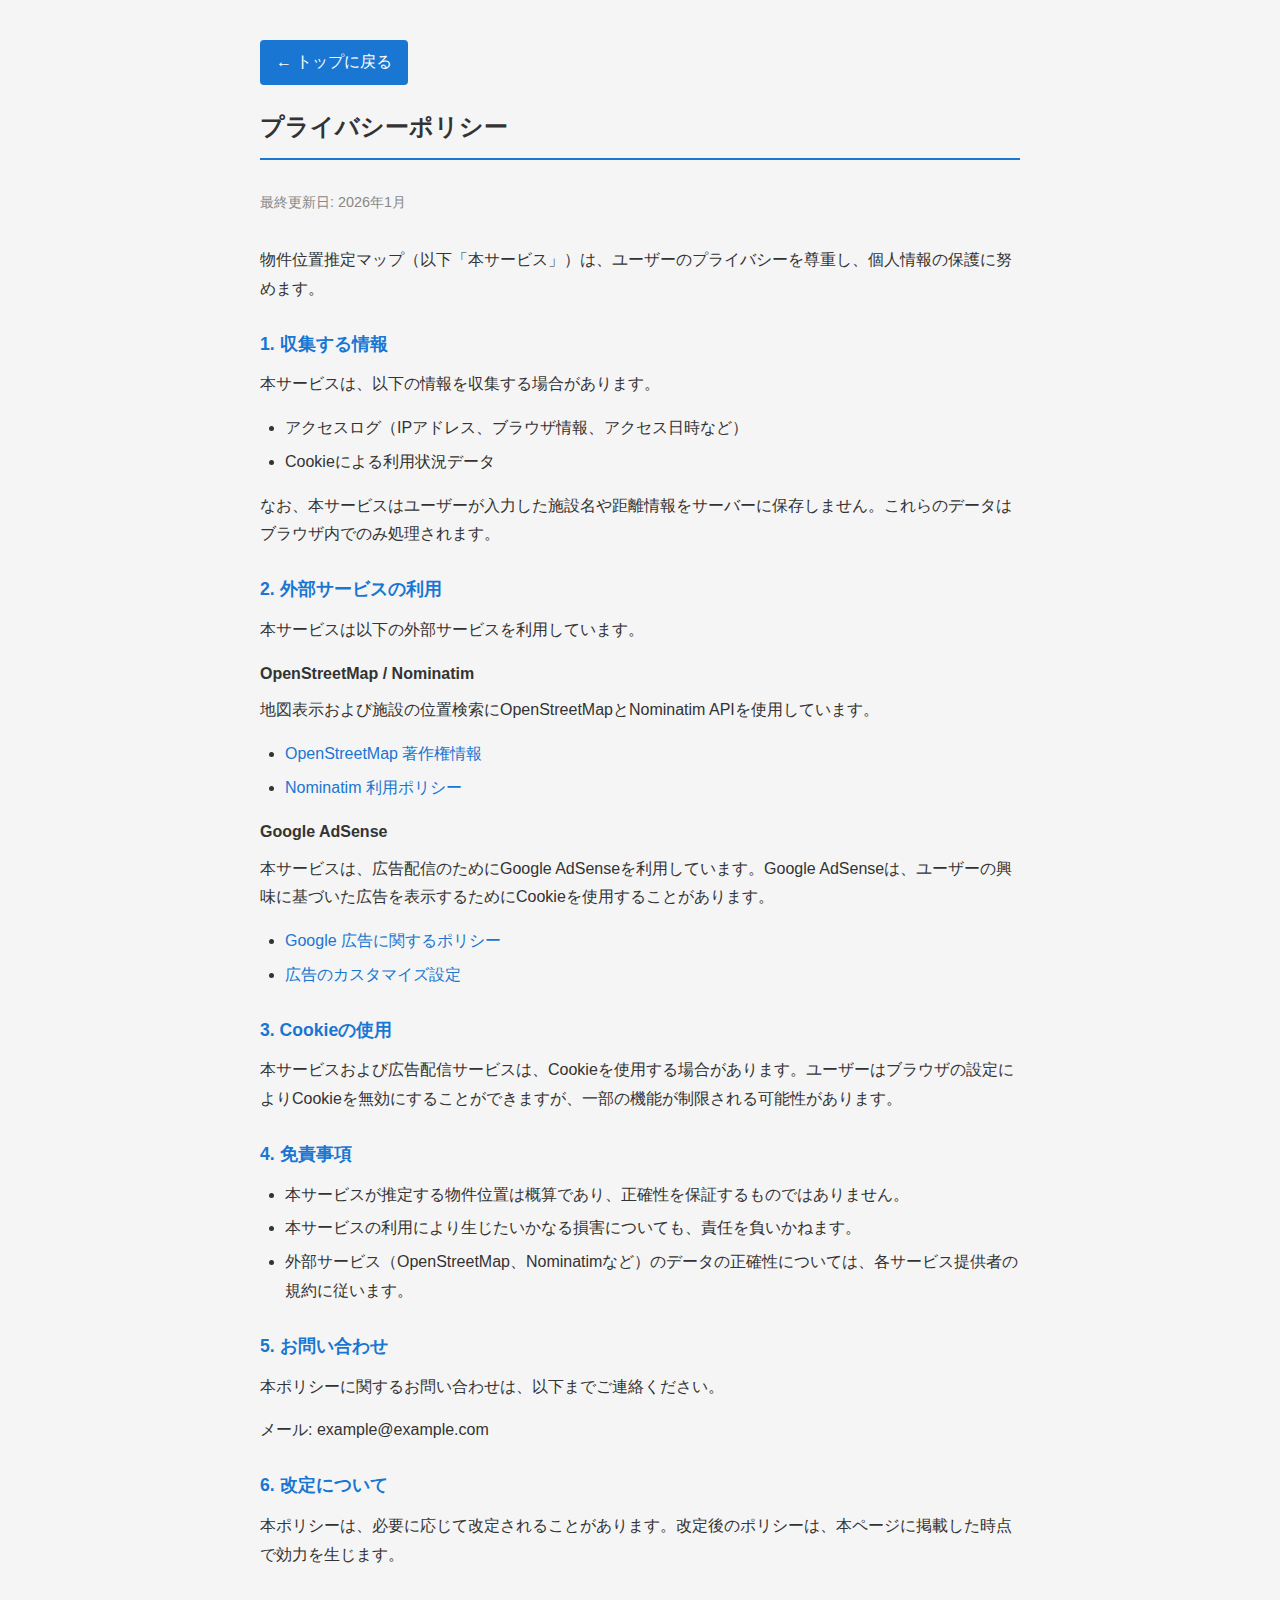
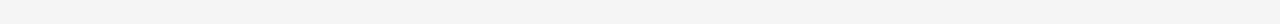
<file: privacy.html>
<!DOCTYPE html>
<html lang="ja">
<head>
  <meta charset="UTF-8">
  <meta name="viewport" content="width=device-width, initial-scale=1.0">
  <title>プライバシーポリシー | 物件位置推定マップ</title>
  <meta name="robots" content="noindex">
  <style>
    * { box-sizing: border-box; margin: 0; padding: 0; }
    body {
      font-family: 'Segoe UI', 'Hiragino Sans', sans-serif;
      background: #f5f5f5;
      line-height: 1.8;
      color: #333;
    }
    .container {
      max-width: 800px;
      margin: 0 auto;
      padding: 40px 20px;
    }
    h1 {
      font-size: 1.5rem;
      margin-bottom: 30px;
      padding-bottom: 10px;
      border-bottom: 2px solid #1976D2;
    }
    h2 {
      font-size: 1.1rem;
      margin: 25px 0 10px;
      color: #1976D2;
    }
    p, ul {
      margin-bottom: 15px;
    }
    ul {
      padding-left: 25px;
    }
    li {
      margin-bottom: 5px;
    }
    a {
      color: #1976D2;
      text-decoration: none;
    }
    a:hover {
      text-decoration: underline;
    }
    .back-link {
      display: inline-block;
      margin-bottom: 20px;
      padding: 8px 16px;
      background: #1976D2;
      color: white;
      border-radius: 4px;
    }
    .back-link:hover {
      background: #1565C0;
      text-decoration: none;
    }
    .update-date {
      color: #888;
      font-size: 0.9rem;
      margin-bottom: 30px;
    }
  </style>
</head>
<body>
  <div class="container">
    <a href="index.html" class="back-link">← トップに戻る</a>

    <h1>プライバシーポリシー</h1>
    <p class="update-date">最終更新日: 2026年1月</p>

    <p>物件位置推定マップ（以下「本サービス」）は、ユーザーのプライバシーを尊重し、個人情報の保護に努めます。</p>

    <h2>1. 収集する情報</h2>
    <p>本サービスは、以下の情報を収集する場合があります。</p>
    <ul>
      <li>アクセスログ（IPアドレス、ブラウザ情報、アクセス日時など）</li>
      <li>Cookieによる利用状況データ</li>
    </ul>
    <p>なお、本サービスはユーザーが入力した施設名や距離情報をサーバーに保存しません。これらのデータはブラウザ内でのみ処理されます。</p>

    <h2>2. 外部サービスの利用</h2>
    <p>本サービスは以下の外部サービスを利用しています。</p>

    <h3 style="font-size: 1rem; margin: 15px 0 8px;">OpenStreetMap / Nominatim</h3>
    <p>地図表示および施設の位置検索にOpenStreetMapとNominatim APIを使用しています。</p>
    <ul>
      <li><a href="https://www.openstreetmap.org/copyright" target="_blank" rel="noopener">OpenStreetMap 著作権情報</a></li>
      <li><a href="https://operations.osmfoundation.org/policies/nominatim/" target="_blank" rel="noopener">Nominatim 利用ポリシー</a></li>
    </ul>

    <h3 style="font-size: 1rem; margin: 15px 0 8px;">Google AdSense</h3>
    <p>本サービスは、広告配信のためにGoogle AdSenseを利用しています。Google AdSenseは、ユーザーの興味に基づいた広告を表示するためにCookieを使用することがあります。</p>
    <ul>
      <li><a href="https://policies.google.com/technologies/ads?hl=ja" target="_blank" rel="noopener">Google 広告に関するポリシー</a></li>
      <li><a href="https://adssettings.google.com/" target="_blank" rel="noopener">広告のカスタマイズ設定</a></li>
    </ul>

    <h2>3. Cookieの使用</h2>
    <p>本サービスおよび広告配信サービスは、Cookieを使用する場合があります。ユーザーはブラウザの設定によりCookieを無効にすることができますが、一部の機能が制限される可能性があります。</p>

    <h2>4. 免責事項</h2>
    <ul>
      <li>本サービスが推定する物件位置は概算であり、正確性を保証するものではありません。</li>
      <li>本サービスの利用により生じたいかなる損害についても、責任を負いかねます。</li>
      <li>外部サービス（OpenStreetMap、Nominatimなど）のデータの正確性については、各サービス提供者の規約に従います。</li>
    </ul>

    <h2>5. お問い合わせ</h2>
    <p>本ポリシーに関するお問い合わせは、以下までご連絡ください。</p>
    <p>メール: example@example.com</p>

    <h2>6. 改定について</h2>
    <p>本ポリシーは、必要に応じて改定されることがあります。改定後のポリシーは、本ページに掲載した時点で効力を生じます。</p>

  </div>
</body>
</html>
</file>
